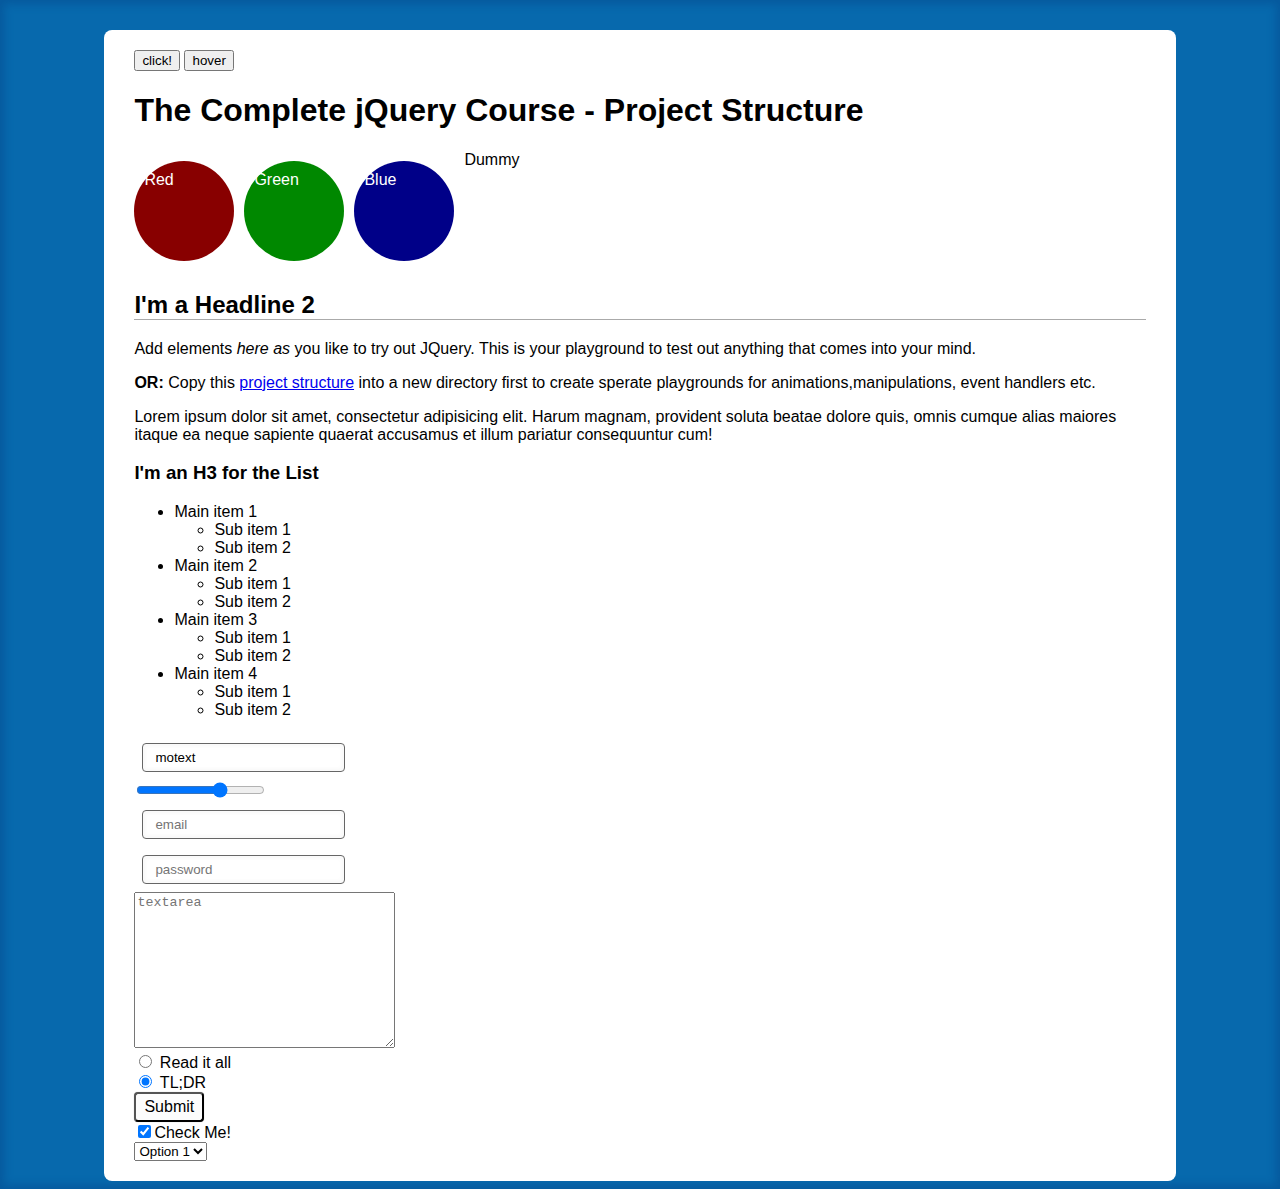
<file: Tuts/index.html>
<!DOCTYPE html>
<html lang="en">

<head>
  <meta charset="UTF-8">
  <script src="https://code.jquery.com/jquery-1.12.3.min.js"
    integrity="sha256-aaODHAgvwQW1bFOGXMeX+pC4PZIPsvn2h1sArYOhgXQ=" crossorigin="anonymous"></script>
  <script src="js/ajaxtest.js"></script>
  <link rel="stylesheet" href="css/style.css">
  <title>The Complete jQuery Course - Course Code</title>
</head>

<body>
  <div id="content">

    <button id="btn-click">click!</button>
    <button id="btn-hover">hover</button>

    <h1>The Complete jQuery Course - Project Structure</h1>

    <div class="red-box">Red</div>
    <div class="green-box">Green</div>
    <div class="blue-box">Blue</div>
    <div class="dummy">Dummy</div>
    <div class="clear"></div>


    <h2>I'm a Headline 2</h2>
    <p>Add elements <em>here as </em> you like to try <span>out JQuery</span>. This is your playground to test out
      anything that comes into your mind.</p>
    <p><strong>OR:</strong> Copy this <a id="special-link" href="webgallery.html">project structure</a> into a new
      directory first to create sperate playgrounds for animations,manipulations, event handlers etc.</p>
    <p>Lorem ipsum dolor sit amet, consectetur adipisicing elit. Harum magnam, provident soluta beatae dolore quis,
      omnis cumque alias maiores itaque ea neque sapiente quaerat accusamus et illum pariatur consequuntur cum!</p>

    <pre><code id="code"></code></pre>


    <div id="flickr"></div>


    <h3>I'm an H3 for the List</h3>
    <!-- An unordered list with ID "list" -->
    <ul id="list">
      <li>Main item 1
        <ul>
          <li>Sub item 1</li>
          <li>Sub item 2</li>
        </ul>
      </li>
      <li>Main item 2
        <ul>
          <li>Sub item 1</li>
          <li>Sub item 2</li>
        </ul>
      </li>
      <li>Main item 3
        <ul>
          <li>Sub item 1</li>
          <li>Sub item 2</li>
        </ul>
      </li>
      <li>Main item 4
        <ul>
          <li>Sub item 1</li>
          <li>Sub item 2</li>
        </ul>
      </li>
    </ul>
    <!-- A form element without class or ID  -->
    <form id="form" action="">
      <input type="text" value="motext"><br>
      <input type="range" min="1" max="10" value="7"><br>
      <input type="email" placeholder="email"><br>
      <input type="password" placeholder="password"><br>
      <textarea name="message" id="message" cols="30" rows="10" placeholder="textarea"></textarea><br>
      <input type="radio" name="toc" value="read" id="read"> <label for="read">Read it all</label> <br>
      <input type="radio" name="toc" value="tldr" checked> <label for="tldr">TL;DR</label> <br>
      <input type="submit" id="submit" value="Submit"><br>
      <input type="checkbox" id="checkbox" name="cb" checked><label for="cb">Check Me!</label><br>
      <select name="" id="selectbox">
        <option value="">Option 1</option>
        <option value="">Option 2</option>
        <option value="">Option 3</option>
        <option value="">Option 4</option>

      </select>

    </form>
    <div class="lightbox"></div>
</body>

</html>
</file>
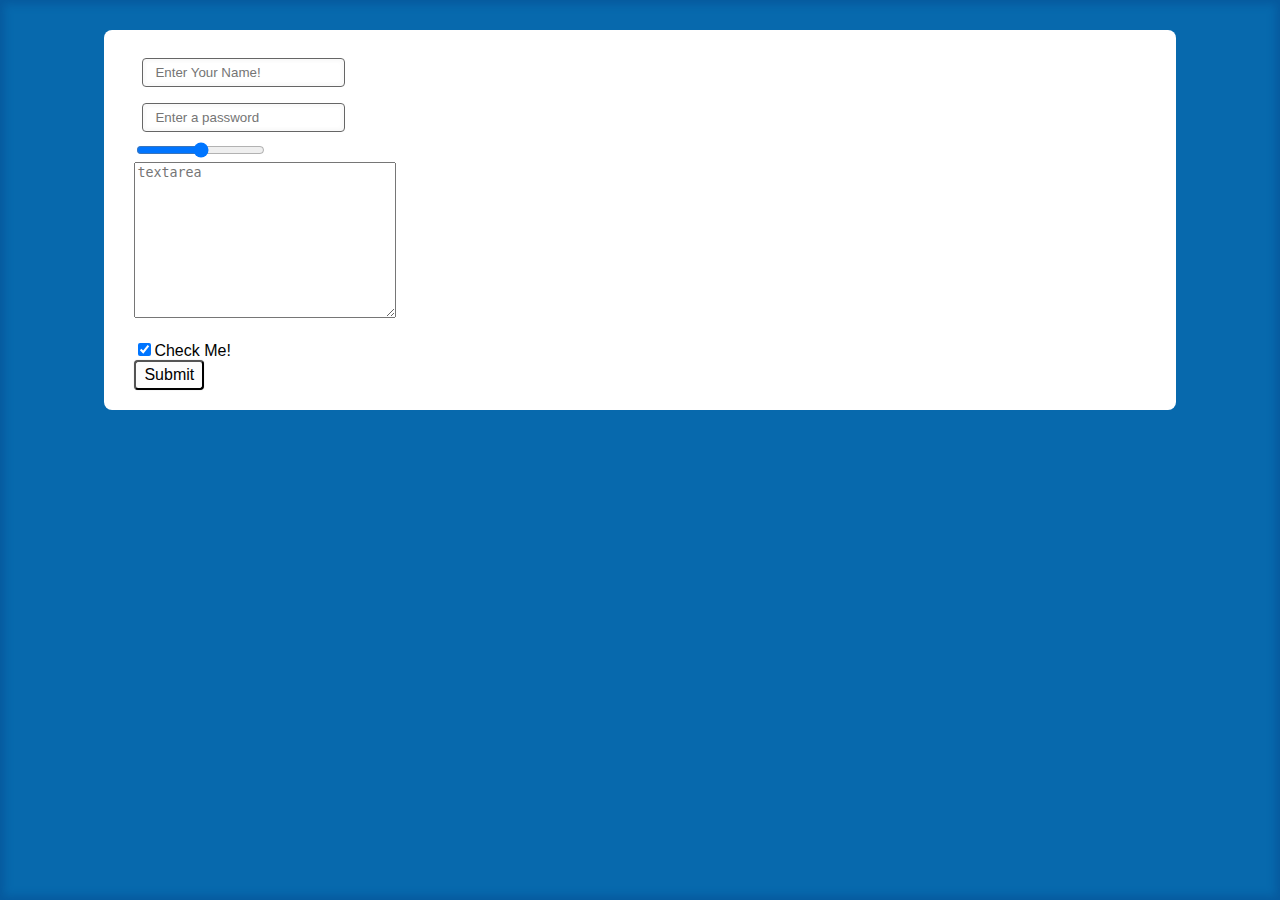
<file: Tuts/form.html>
<!DOCTYPE html>
<html lang="en">

<head>
    <meta charset="UTF-8">
    <script src="https://code.jquery.com/jquery-1.12.3.min.js"
        integrity="sha256-aaODHAgvwQW1bFOGXMeX+pC4PZIPsvn2h1sArYOhgXQ=" crossorigin="anonymous"></script>
    <script src="js/fastform.js"></script>
    <link rel="stylesheet" href="css/style.css">
    <title>The Complete jQuery Course - Course Code</title>
</head>

<body>
    <div id="content">
        <form id="form" action="">
            <input id="name" type="text" placeholder="Enter Your Name!">
            <span id="name-feedback"></span><br>
            <input id="password" type="password" placeholder="Enter a password">
            <span id="password-feedback"></span><br>

            <input type="range" name="" id="amount" min="1" max="9" value="5"><br>

            <textarea id="message" name="message" cols="30" rows="10" placeholder="textarea"></textarea>
            <span id="message-feedback"></span><br><br>

            <input type="checkbox" name="cb" id="checkbox" checked><label for="cb">Check Me!</label>
            <span id="checkbox-feedback"></span><br>
            <input type="submit" id="submit" value="Submit"><br>
        </form>

    </div>
    <div class="lightbox"></div>
</body>

</html>
</file>
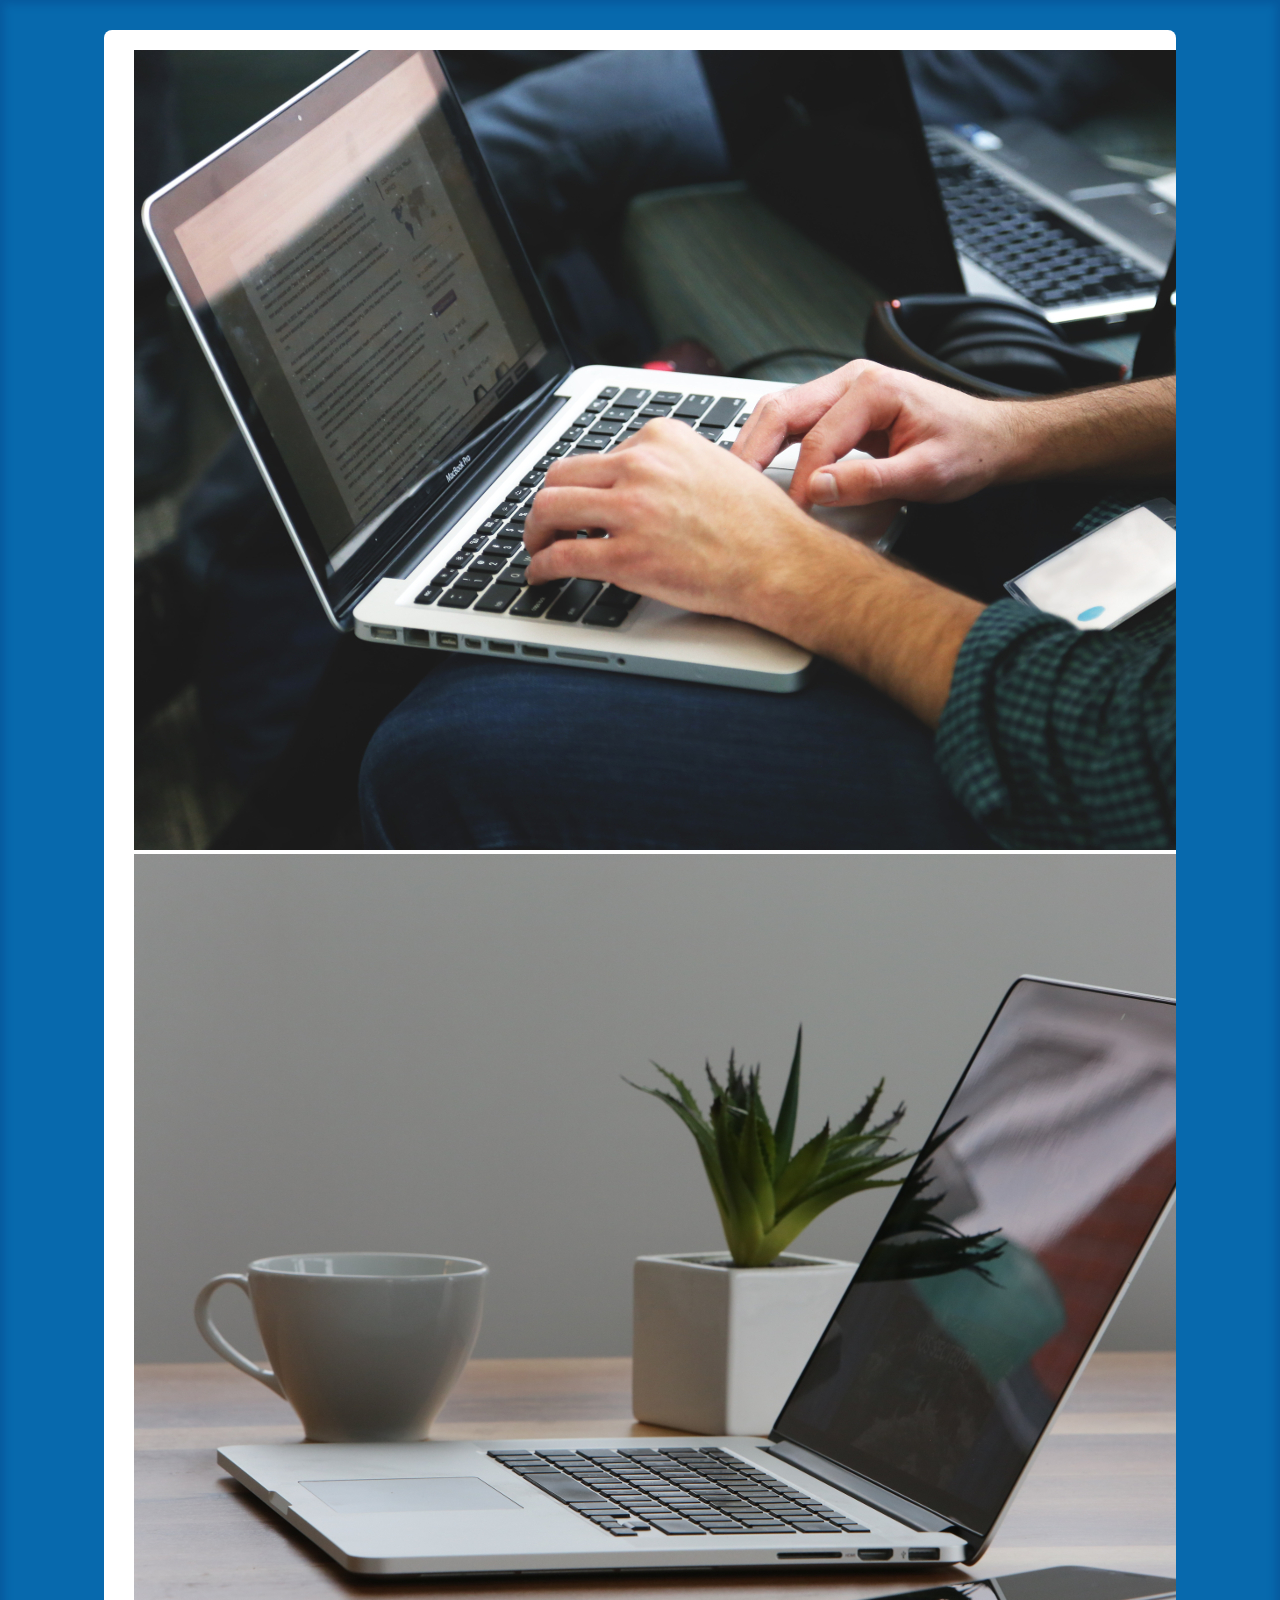
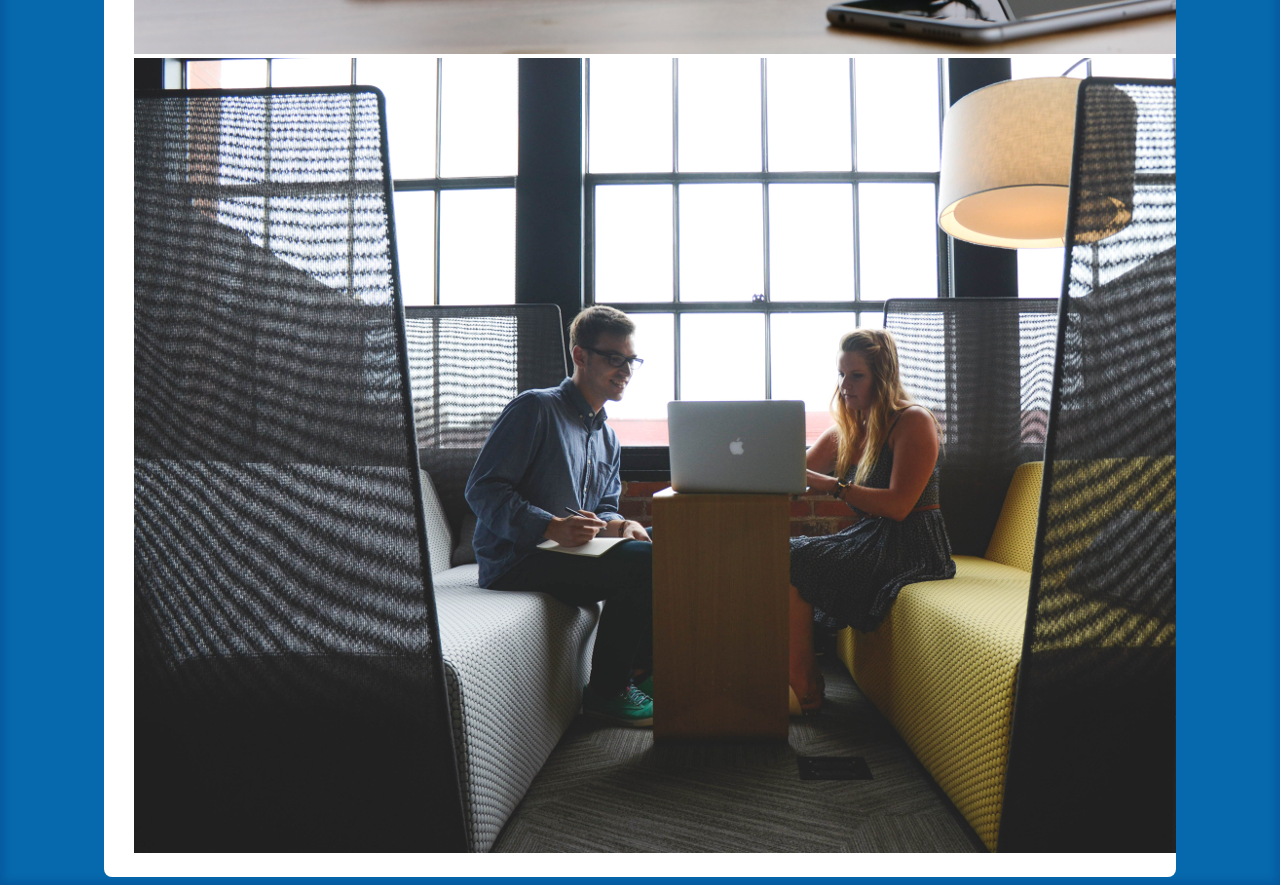
<file: Tuts/webgallery.html>
<!DOCTYPE html>
<html lang="en">
<head>
  <meta charset="UTF-8">
  <script src="https://code.jquery.com/jquery-1.12.3.min.js" integrity="sha256-aaODHAgvwQW1bFOGXMeX+pC4PZIPsvn2h1sArYOhgXQ=" crossorigin="anonymous"></script>
  <script src="js/script.js"></script>
  <link rel="stylesheet" href="css/style.css">
  <title>The Complete jQuery Course - Course Code</title>
</head>

<body>
    <div id="content">

    <div class="gallery">
        <img src="images/laptop-mobile_small.jpg" alt="Lost Image">
        <img src="images/laptop-on-table_small.jpg" alt="">
        <img src="images/people-office-group-team_small.jpg" alt="">
      </div>




    </div>
  </div>
    <div class="lightbox"></div>

</body>


</html>
</file>
<file: Tuts/css/style.css>
.lightbox {
  position: absolute;
  top: 0;
  left: 0;
  display: none;
  width: 30%;
  height: 60%;
  padding: 15% 35% 25% 35%;
  color: #000000;
  background-color: rgba(200, 100, 0, 0.9);
  text-align: center;
  text-shadow: #333 0 1px 0; }

.red-box {
  float: left;
  width: 80px;
  height: 80px;
  margin: 10px 10px 10px 0;
  padding: 10px;
  color: #ffffff;
  border-radius: 50%;
  background-color: #880000; }

.green-box {
  float: left;
  width: 80px;
  height: 80px;
  margin: 10px 10px 10px 0;
  padding: 10px;
  color: #ffffff;
    border-radius: 50%;
  background-color: #008800; }

.blue-box {
  float: left;
  width: 80px;
  height: 80px;
  margin: 10px 10px 10px 0;
  padding: 10px;
  color: #ffffff;
  border-radius: 50%;
  background-color: #000088; }

.large {
  font-size: 125%;
}

.emphasize {
  color: #666;
  font-style: italic;
}

fieldset {
  border-radius: 4px;
  -moz-border-radius: 4px;
  -webkit-border-radius: 4px; }

label {
  display: inline-block;
  min-width: 100px; }

input[type="text"], input[type="email"], input[type="password"], input[type="tel"] {
  margin: 8px;
  padding: 6px 12px;
  outline: none;
  border: 1px solid #666;
  border-radius: 4px;
  box-shadow: inset 0 0 3px 3px #fafafa; }

input[type="submit"] {
  font-family: "Trebuchet MS", Verdana, Arial, sans-serif;
  font-size: 16px;
  padding: 4px 8px;
  background-color: #fcfcfc;
  box-shadow: 0 0 1px 0 #aaa;
  -webkit-border-radius: 4px;
  -moz-border-radius: 4px;
  border-radius: 4px; }
  input[type="submit"]:hover {
    background-color: #f4f4f4;
    box-shadow: 0 0 1px 0 #ccc; }

html {
  min-height: 100%;
  background-color: #0769ad;
  box-shadow: 0 0 8px 4px #06599d inset; }

body {
  font-size: 16px;
  font-family: "Trebuchet MS", Verdana, Arial, sans-serif; }

.clear {
  clear: both; }

#content {
  overflow: auto;
  width: 80%;
  background-color: #fff;
  margin: 30px auto 0 auto;
  padding: 20px 30px;
  border-radius: 8px;
  -moz-border-radius: 8px;
  -webkit-border-radius: 8px; }

h1 {
  color: #000; }

h2 {
  border-bottom: 1px solid #aaa; }

#dashboard {
  position: absolute;
  width: 120px;
  height: 60%;
  left: -140px;
  top: 100px;
  padding: 20px;
  border-radius: 0 6px 6px 0;
  box-shadow: 0 0 3px 3px #f0f0f0;
  background-color: #999; }

.fancy-link {
  display: inline-block;
  text-decoration: none;
  color: #111199; }

.fancy-link:after {
  display: block;
  content: '';
  border-bottom: solid 1px #22a;
  transform: scaleX(0.0001);
  transition: transform 250ms ease-in-out; }

.fancy-link:hover:after {
  transform: scaleX(1); }

/*# sourceMappingURL=style.css.map */
</file>
